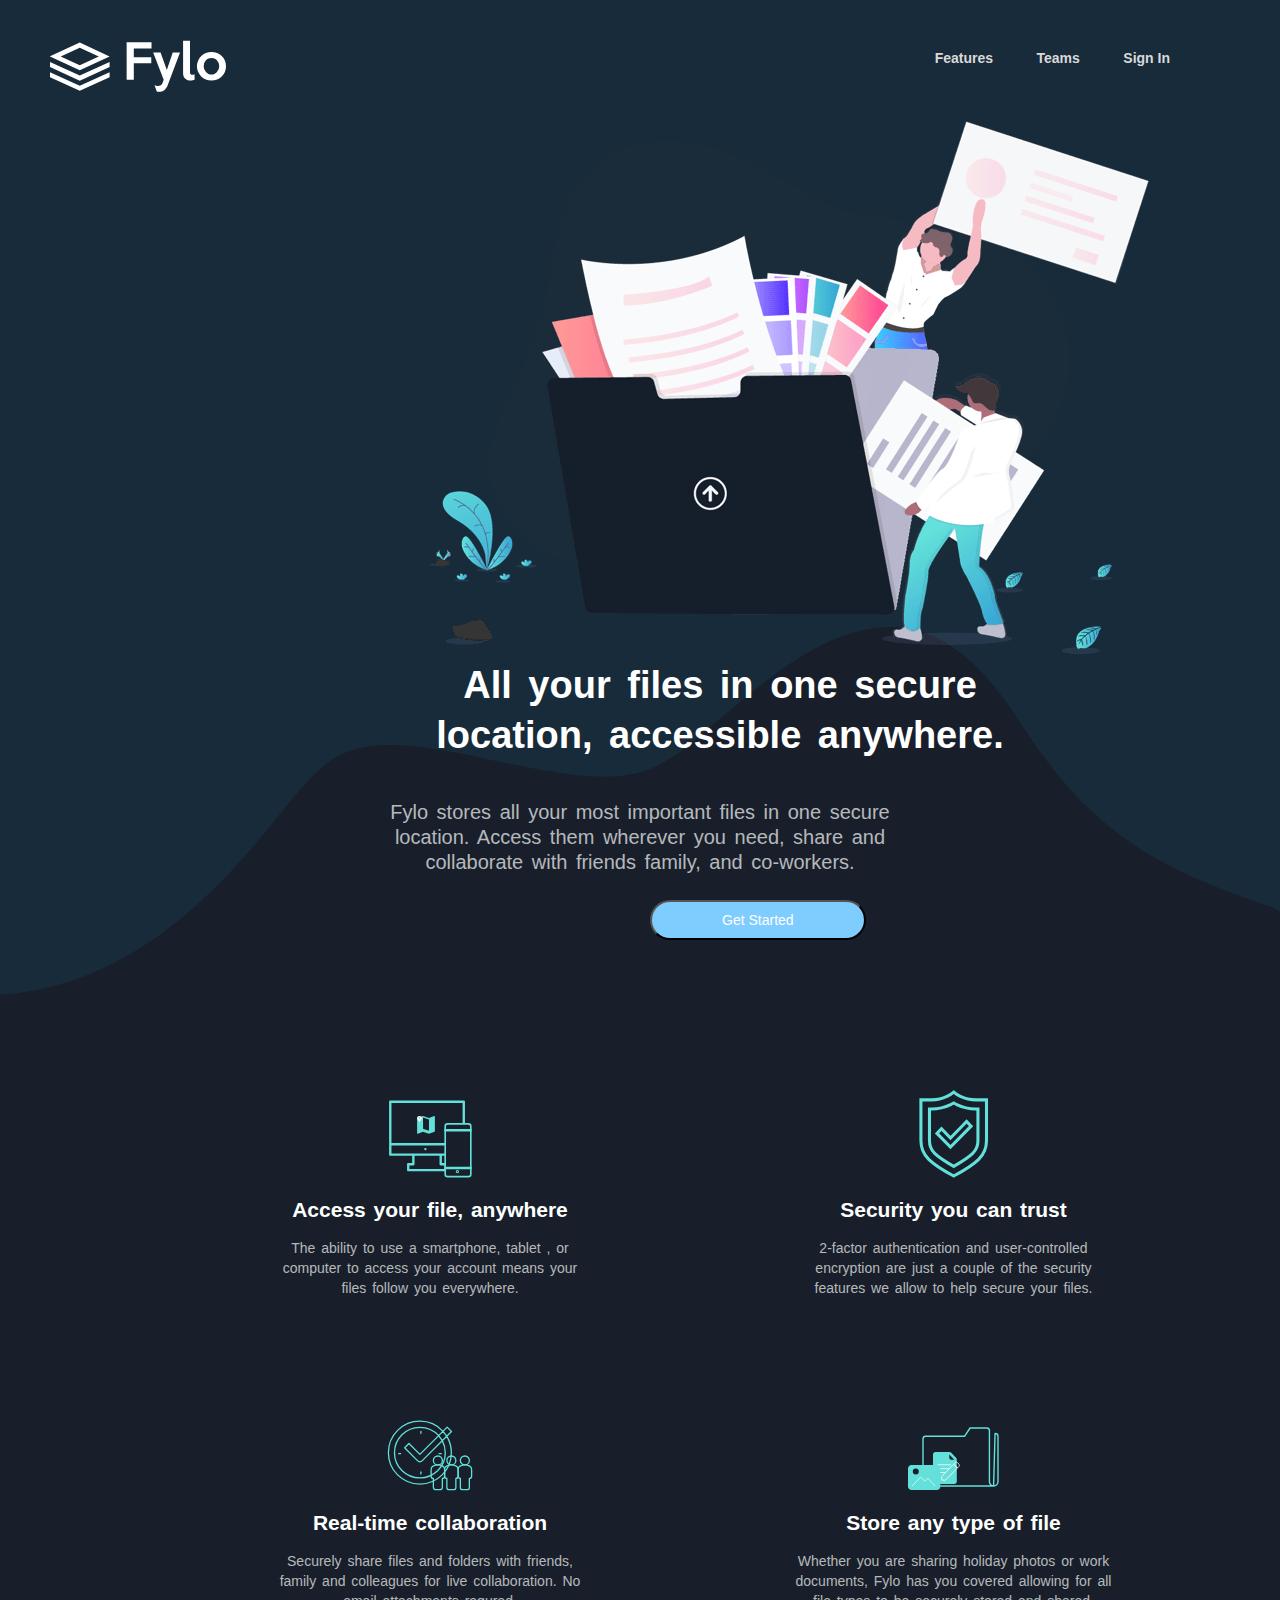
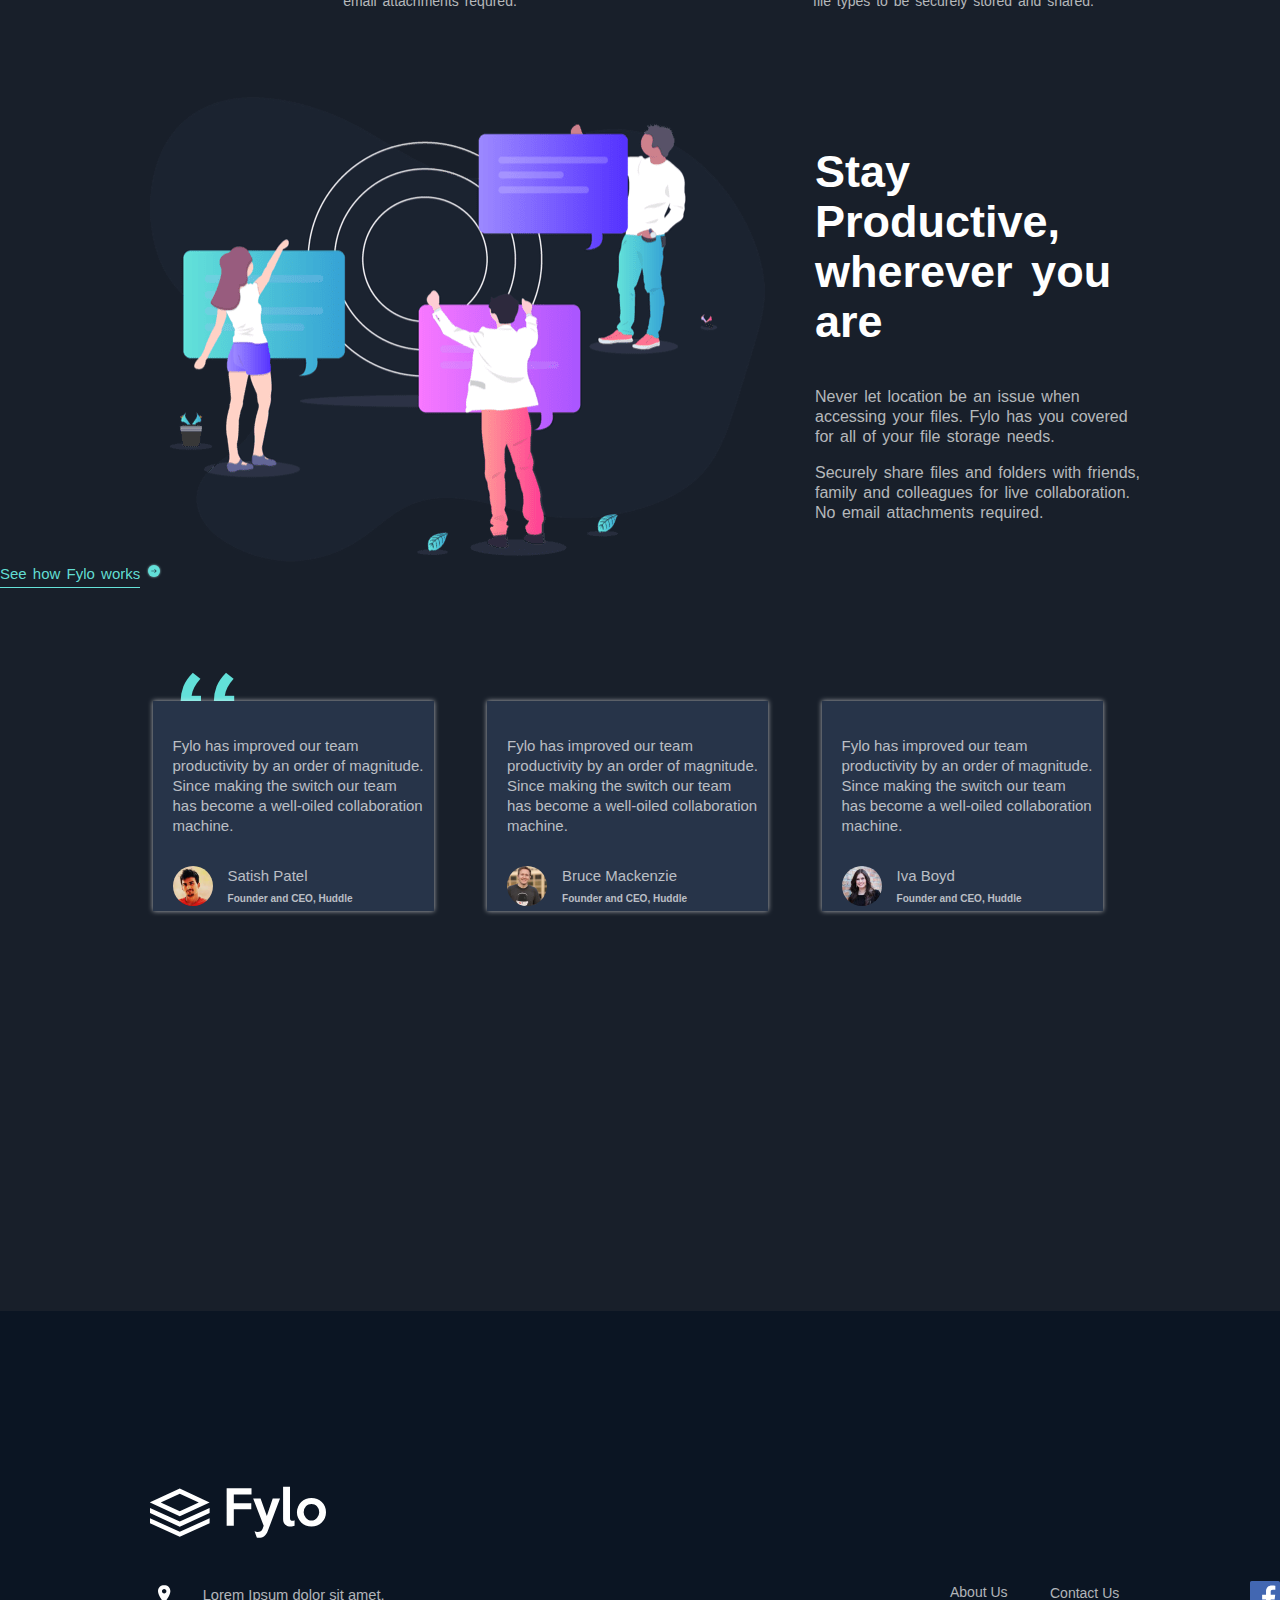
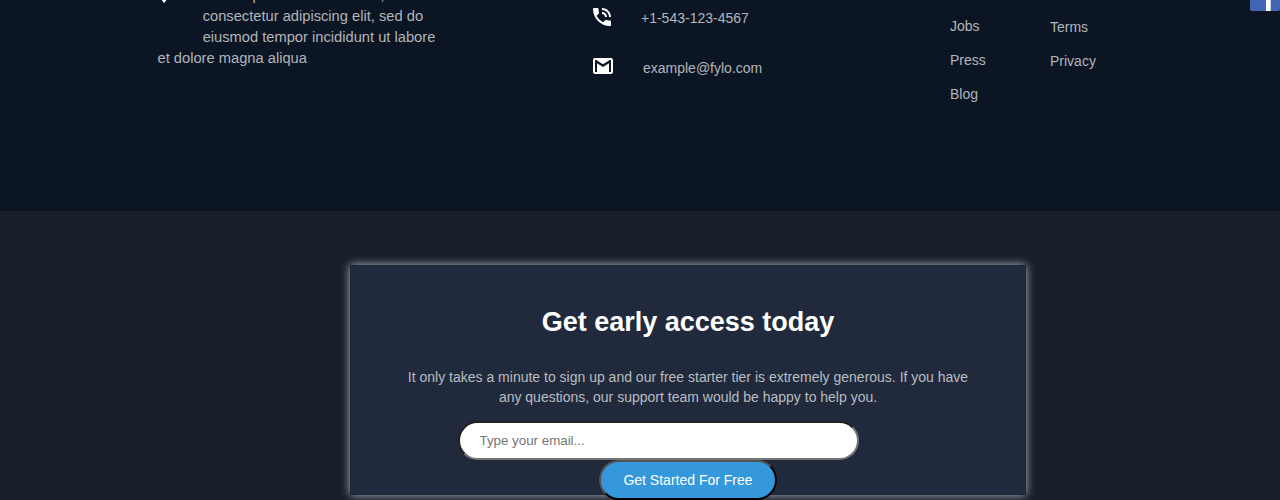
<file: Fylo-dark-theme-landing-page-master challenge/index.html>
<!DOCTYPE html>
<html lang="en">
<head>
  <meta charset="UTF-8">
  <meta name="viewport" content="width=device-width, initial-scale=1.0"> <!-- displays site properly based on user's device -->

  <link rel="icon" type="image/png" sizes="32x32" href="./images/favicon-32x32.png">
  <link rel="stylesheet" href="css/styles.css">
  <title>Frontend Mentor | Fylo landing page with dark theme and features grid</title>

</head>
<body>
  <img class="bcd" src="images/bg-curvy-desktop.svg" alt="bcd">
  <img class="logo" src="images/logo.svg" alt="logo">
  <div class="features">
    <h4>Features</h4>
    <h4>Teams</h4>
    <h4>Sign In</h4>
  </div>
  <img class="intro" src="images/illustration-intro.png" alt="intro">
  <div class="intro-content">
    <h1>All your files in one secure location, accessible anywhere.</h1>
  </div>
  <h3 class="content-down">Fylo stores all your most important files in one secure location. Access them wherever you need, share and collaborate with friends family, and co-workers.</h3>
  <button class="btn" type="button" name="button">Get Started</button>
  <div class="access-anywhere">
    <img src="images/icon-access-anywhere.svg" alt="access-anywhere">
    <h2 class="any">Access your file, anywhere</h2>
    <p>The ability to use a smartphone, tablet , or computer to access your account means your files follow you everywhere.</p>
  </div>
  <div class="security">
    <img src="images/icon-security.svg" alt="access-anywhere">
    <h2 class="any">Security you can trust</h2>
    <p>2-factor authentication and user-controlled encryption are just a couple of the security features we allow to help secure your files.</p>
  </div>
  <div class="access-anywhere">
    <img src="images/icon-collaboration.svg" alt="access-anywhere">
    <h2 class="any">Real-time collaboration</h2>
    <p>Securely share files and folders with friends, family and colleagues for live collaboration. No email attachments requred.</p>
  </div>
  <div class="security">
    <img src="images/icon-any-file.svg" alt="access-anywhere">
    <h2 class="any">Store any type of file</h2>
    <p>Whether you are sharing holiday photos or work documents, Fylo has you covered allowing for all file types to be securely stored and shared.</p>
  </div>

  <div class="productive">
    <p>
      <img class="img-float" src="images/illustration-stay-productive.png" alt="productive">
      <h1 class="heading">Stay Productive, wherever you are</h1>
      <p class="align">
      Never let location be an issue when accessing your files. Fylo has you covered for all of your file storage needs.
    </p>
    <p class="align">
      Securely share files and folders with friends, family and colleagues for live collaboration. No email attachments required.
    </p>
    <p id="arrow"><span>See how Fylo works</span> <img class="arrow" src="images/icon-arrow.svg" alt="arrow"></p>
  </div>
  <div class="comma">
    <img src="images/bg-quotes.png" alt="comma">
  </div>
  <div class="box-head">
    <div class="box">
      <p class="space">Fylo has improved our team productivity by an order of magnitude. Since making the switch our team has become a well-oiled collaboration machine.</p>
      <p>
        <img class="box-images" src="images/profile-1.jpg" alt="p1">
        Satish Patel
        <h6 class="box-h6">Founder and CEO, Huddle</h6>
      </p>
    </div>
    <div class="box">
      <p class="space">Fylo has improved our team productivity by an order of magnitude. Since making the switch our team has become a well-oiled collaboration machine.</p>
      <p>
        <img class="box-images" src="images/profile-2.jpg" alt="p1">
        Bruce Mackenzie
        <h6 class="box-h6">Founder and CEO, Huddle</h6>
      </p>
    </div>
    <div class="box">
      <p class="space">Fylo has improved our team productivity by an order of magnitude. Since making the switch our team has become a well-oiled collaboration machine.</p>
      <p>
        <img class="box-images" src="images/profile-3.jpg" alt="p1">
        Iva Boyd
        <h6 class="box-h6">Founder and CEO, Huddle</h6>
      </p>
    </div>
  </div>
  <div class="footer">
    <img class="footer-logo" src="images/logo.svg" alt="logo">
    <div class="footer-text">
      <div class="location">
        <p>
          <img class="left-float" src="images/icon-location.svg" alt="loc">
          Lorem Ipsum dolor sit amet, consectetur adipiscing elit, sed do eiusmod tempor incididunt ut labore et dolore magna aliqua
        </p>
      </div>
      <div class="contact-details">
        <div class="">
          <img class="left-float" src="images/icon-phone.svg" alt="phone">
          +1-543-123-4567
        </div>
        <div class="email">
          <img class="left-float" src="images/icon-email.svg" alt="email">
          example@fylo.com
        </div>
      </div>
      <div class="ali-class">
        <p id="i1">About Us</p>
        <p id="i1">Jobs</p>
        <p id="i1">Press</p>
        <p id="i1">Blog</p>
      </div>
      <div id="ali-type">
        <p id="i1">Contact Us</p>
        <p id="i1">Terms</p>
        <p id="i1">Privacy</p>
      </div>
      <div class="social-media">
        <img id="fb" src="images/facebook.svg" alt="fb">
        <img id="fb" src="images/instagram.svg" alt="ig">
        <img id="fb" src="images/twitter.svg" alt="tw">
      </div>
      <div class="Email-credentials">
        <p id="head">Get early access today<p>
        <p>
          It only takes a minute to sign up and our free starter tier is extremely generous. If you have any questions, our support team would be happy to help you.
        </p>
        <input type="text" name="email" placeholder="Type your email...">
        <button class="btn2" type="button" name="button">Get Started For Free</button>
      </div>
    </div>
  </div>
</body>
</html>
</file>
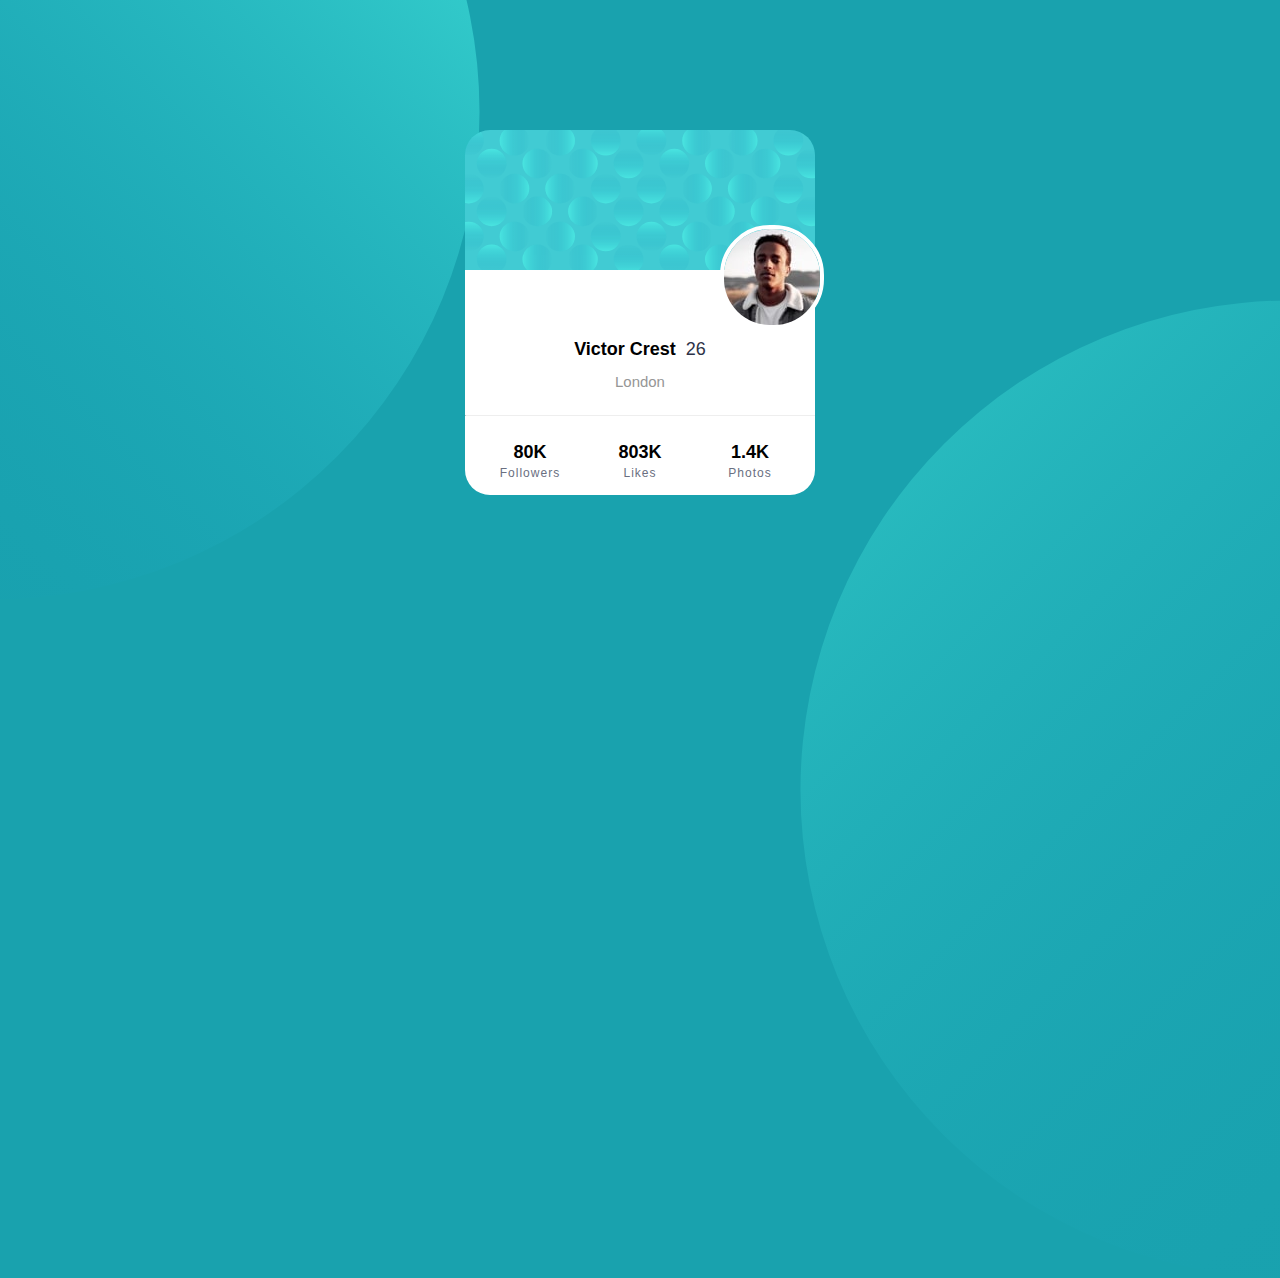
<file: Profile-Card-Component Challenge/index.html>
<!DOCTYPE html>
<html lang="en">
<head>
  <meta charset="UTF-8">
  <meta name="viewport" content="width=device-width, initial-scale=1.0"> <!-- displays site properly based on user's device -->

  <link rel="icon" type="image/png" sizes="32x32" href="./images/favicon-32x32.png">
  <link rel="stylesheet" href="css/styles.css">
  <title>Frontend Mentor | Profile card component</title>
</head>
<body>
  <img class="bg-top" src="images/bg-pattern-top.svg" alt="bg-top">
  <img class="bg-bot" src="images/bg-pattern-bottom.svg" alt="bg-bot">
  <img class="bg-card" src="images/bg-pattern-card.svg" alt="bg-card">
  <div class="content">
    <h4>Victor Crest  <span>26</span></h4>
    <h5>London</h5>
    <hr>
    <div class="FLP">
      <h4>80K</h4>
      <h6>Followers</h5>
    </div>
    <div class="FLP">
      <h4>803K</h4>
      <h6>Likes</h5>
    </div>
    <div class="FLP">
      <h4>1.4K</h4>
      <h6>Photos</h5>
    </div>
  </div>
  <img class="profile-pic" src="images/image-victor.jpg" alt="profile-pic">
</body>
</html>
</file>
<file: Fylo-dark-theme-landing-page-master challenge/css/styles.css>
body {
  background-color: hsl(218, 28%, 13%);
  font-size: 14px;
  margin: 0;
  overflow-x: hidden;
}

.bcd {
  position: absolute;
  padding-top: 49%;
  background-color: hsl(206, 42%, 16%);
  width: 100%;
  margin: auto;
  z-index: -1;
}

.logo {
  position: absolute;
  top: 20px;
  left: 30px;
  margin: 20px;
  z-index: 0;
}

h4 {
  display: inline-block;
  margin-top: 0;
  margin-right: 40px;
  color: hsla(0, 0%, 85%, 1);
  font-family: 'Raleway', sans-serif;
  weight: 700;
}

h4:hover {
  text-decoration: underline;
  color: white;
}
.features {
  padding-left: 20px;
  position: absolute;
  top: 50px;
  right: 70px;
}

.intro {
  position: absolute;
  top: 120px;
  left: 430px;

}

.intro-content {
  color: white;
  width: 50%;
  text-align: center;
  padding-top: 650px;
  padding-left: 400px;
}

h1 {
  font-size: 38px;
  font-family: 'Open Sans',sans-serif;
  word-spacing: 6px;
  margin-top: 10px;
  margin-bottom: 5px;
  font-weight: 600;
  line-height: 50px;
}

.content-down {
  display: block;
  text-align: center;
  width: 40%;
  font-size: 20px;
  font-weight: 50;
  color: hsla(0, 0%, 100%, 0.69);
  font-family: 'Raleway', sans-serif;
  height: 80px;
  margin: 40px auto 20px;
}

h3 {
  margin-bottom: 10px;
  word-spacing: 3px;
  line-height: 25px;
}

.btn {
  -webkit-border-radius: 28;
  -moz-border-radius: 28;
  border-radius: 28px;
  font-family: Arial;
  color: #ffffff;
  font-size: 14px;
  background: #7fccff;
  padding: 10px 70px 10px 70px;
  text-decoration: none;
  margin-left: 650px;
  margin-top: 0px;
  margin-bottom: 50px;
}

.btn:hover {
  background: #3cb0fd;
  background-image: -webkit-linear-gradient(top, #3cb0fd, #3498db);
  background-image: -moz-linear-gradient(top, #3cb0fd, #3498db);
  background-image: -ms-linear-gradient(top, #3cb0fd, #3498db);
  background-image: -o-linear-gradient(top, #3cb0fd, #3498db);
  background-image: linear-gradient(to bottom, #3cb0fd, #3498db);
  text-decoration: none;
}

.access-anywhere {
  display: inline-block;
  text-align: center;
  height: 220px;
  width: 25%;
  margin-top: 100px;
  margin-left: 270px;
  color: hsla(0, 0%, 100%, 0.69);
  font-family: 'Open Sans', sans-serif;
  font-weight: lighter;
  line-height: 20px;
  word-spacing: 2px;
}

.any {
  color: white;
}

.security {
  display: inline-block;
  text-align: center;
  height: 220px;
  width: 25%;
  margin-top: 100px;
  margin-left: 200px;
  color: hsla(0, 0%, 100%, 0.69);
  font-family: 'Open Sans', sans-serif;
  font-weight: lighter;
  line-height: 20px;
  word-spacing: 2px;
}

.heading {
  color: white;
  font-size: 45px;
  text-align: left;
  margin-bottom: 90px;
  margin-top: 50px;
  position: relative;
  top: 50px;
  font-weight: 600;
}

.productive {
  margin-top: 50px;
  height: 200px;
  text-align: center;
  color: hsla(0, 0%, 100%, 0.69);
  line-height: 20px;
  word-spacing: 2px;
  font-size: 14px;
  width: 90%;
}

.img-float {
  float: left;
  margin-right: 50px;
  margin-left: 150px;
}

.align {
  text-align: left;
  font-size: 16px;
  font-family: 'Open Sans', sans-serif;
}

#arrow {
  color: hsla(176, 68%, 64%, 0.99);
  text-align: left;
  font-size: 15px;
  font-family: 'Open Sans', sans-serif;
  line-height: 10px;
  margin-top: 40px;
  padding-bottom: 10px;
}

span {
  border-bottom: 1px solid hsla(176, 68%, 64%, 1);
  padding-bottom: 5px;
}

.comma {
  margin-top: 375px;
  margin-left: 180px;
}

.box {
  background-color: hsl(217, 30%, 22%);
  height: 180px;
  width: 20%;
  display: inline-block;
  font-family: 'Open Sans',sans-serif;
  color: hsla(0, 0%, 100%, 0.69);
  margin-right: 50px;
  line-height: 20px;
  text-align: left;
  font-size: 15px;
  padding-left: 20px;
  padding-top: 20px;
  padding-right: 10px;
  padding-bottom: 10px;
  position: relative;
  bottom: 20px;
  box-shadow: 0 0 5px;
}

.box-head {
  text-align: center;
  margin: auto;
  margin-left: 25px;
  margin-bottom: 350px;
}

.box-images {
  height: 40px;
  width: 40px;
  border-radius: 20px;
  float: left;
  margin-right: 15px;
}

.box-h6 {
  display: inline-block;
  position: relative;
  bottom: 35px;
}

.space {
  margin-bottom: 30px;
}

.footer {
  background-color: hsl(216, 53%, 9%);
  padding-top: 100px;
  width: 100%;
  height: 400px;
}

.footer-logo {
  display: block;
  margin-left: 150px;
  padding-top: 75px;
}

.footer-text {
  font-family: 'Open Sans', sans-serif;
  color: hsla(0, 0%, 100%, 0.69);
  line-height: 20px;
}

.left-float {
  margin-bottom: 40px;
  margin-right: 30px;
  float: left;
}

.location {
  zoom: 1.05;
  display: inline-block;
  margin-top: 30px;
  height: 150px;
  width: 22%;
  margin-left: 150px;
}

.contact-details {
  width: 30%;
  height: 100px;
  display: inline-block;
  margin-left: 150px;
  position: relative;
  bottom: 20px;
}

.email {
  position: relative;
  top: 30px;
  right: 48px;
}


.ali-class {
  position: relative;
  bottom: 160px;
  left: 950px;
  width: 10%;
  height: 150px;
  margin-right: 40px;
  margin-bottom: -150px;
}

#ali-type {
  position: relative;
  bottom: 173px;
  left: 1050px;
  width: 10%;
  height: 0px;
}

#i1:hover {
  color: white;
}

#fb {
  height: 30px;
  width: 30px;
  margin-right: 30px;
}

.social-media {
  position: relative;
  left: 1250px;
  bottom: 175px;
}

#fb:hover {
  border: 1px solid white;
}

.Email-credentials {
  height: 150px;
  width: 45%;
  margin: auto;
  text-align: center;
  box-shadow: 0 0 9px;
  padding: 20px 50px 60px;
  background-color: hsl(219, 30%, 18%);
  position: absolute;
  top: 385%;
  left: 350px;
}

#head {
  color: white;
  font-size: 27px;
  margin-bottom: 35px;
  font-family: 'Open Sans',sans-serif;
  font-weight: 600;
}

.btn2 {
  -webkit-border-radius: 28;
  -moz-border-radius: 28;
  border-radius: 28px;
  font-family: 'Open Sans',sans-serif;
  color: #ffffff;
  font-size: 14px;
  background: #3498db;
  padding: 10px 22px 10px 22px;
  text-decoration: none;
}

.btn2:hover {
  background: #3cb0fd;
  background-image: -webkit-linear-gradient(top, #3cb0fd, #3498db);
  background-image: -moz-linear-gradient(top, #3cb0fd, #3498db);
  background-image: -ms-linear-gradient(top, #3cb0fd, #3498db);
  background-image: -o-linear-gradient(top, #3cb0fd, #3498db);
  background-image: linear-gradient(to bottom, #3cb0fd, #3498db);
  text-decoration: none;
}

input[type=text] {
  padding: 10px 200px 10px 20px;
  border-radius: 20px;
  margin-right: 60px;
}
</file>
<file: Profile-Card-Component Challenge/css/styles.css>
body {
  background-color: hsl(185, 75%, 39%);
  overflow: hidden;
  font-size: 18px;
  font-family: 'Kumbh-Sans', sans-serif;
}

hr {
  border-top: 3px;
}

span {
  font-weight: 400;
  color: hsl(229, 23%, 23%);
  margin-left: 5px;
}
.bg-top {
  position: absolute;
  right: 800px;
  bottom: 300px;
  z-index: -1;
}

.bg-bot {
  position: absolute;
  left: 800px;
  top: 300px;
  z-index: -1;
}

.bg-card {
  margin: 130px auto 0;
  display: block;
  border-top-left-radius: 25px;
  border-top-right-radius: 25px;
}

.content {
  height: 160px;
  width: 350px;
  text-align: center;
  background-color: white;
  margin: 0 auto;
  padding-top: 65px;
  border-bottom-left-radius: 25px;
  border-bottom-right-radius: 25px;

}

h4 {
  margin-top: 4px;
  font-weight: 700;
  margin-bottom: 3px;
}

h5 {
  margin-top: 13px;
  color: hsl(0, 0%, 59%);
  font-weight: 400;
}

h6 {
  margin-top: 3px;
  font-weight: 300;
  color: hsl(227, 10%, 46%);
  letter-spacing: 1px;
}

.FLP {
  margin-top: 13px;
  display: inline-block;
  width: 30%;
}

.profile-pic {
  border-radius: 50px;
  position: absolute;
  top: 225px;
  left: 720px;
  border-top-width: 4px;
  border-right-width: 4px;
  border: solid 4px white;
}
</file>
